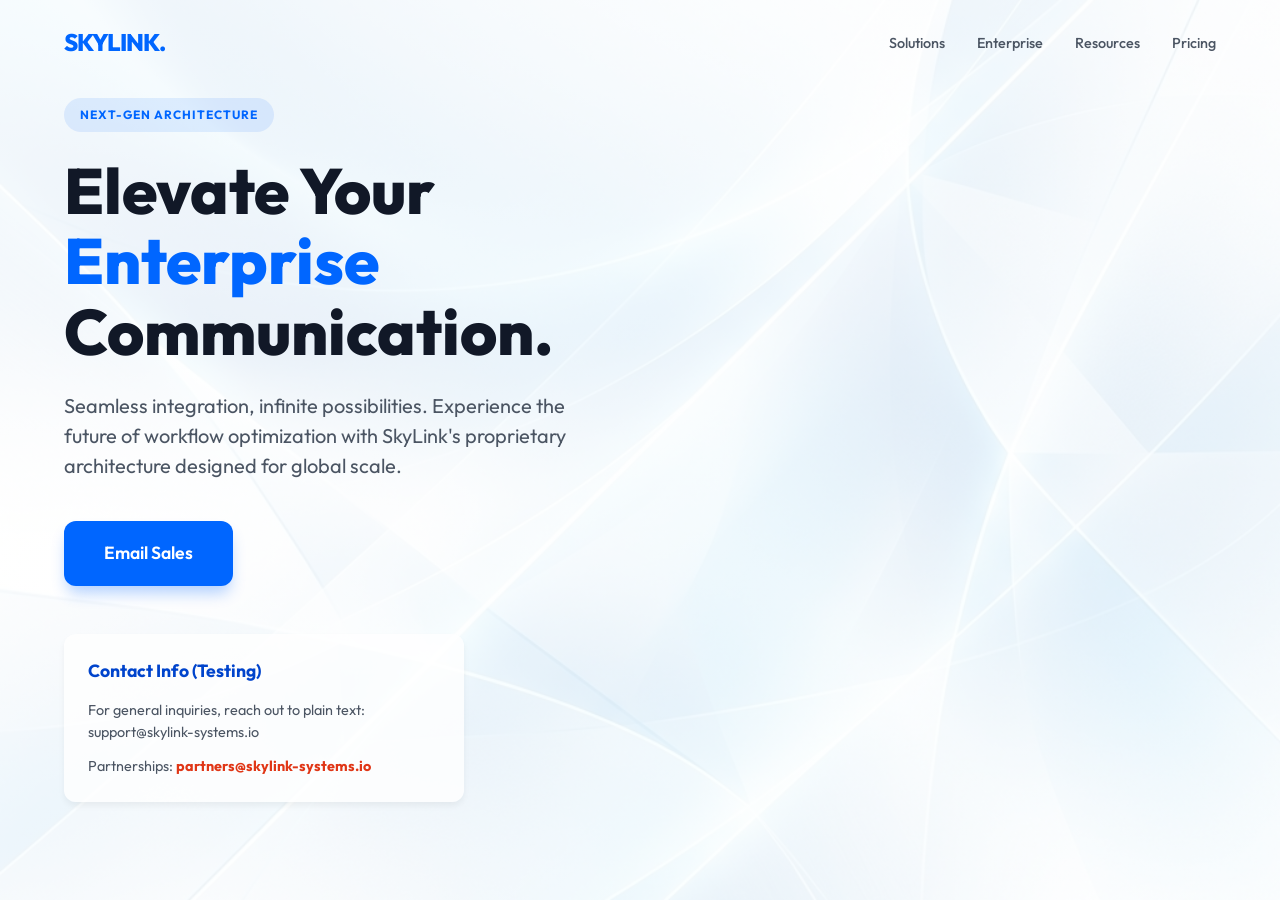
<file: testpage2.html>
<!DOCTYPE html>
<html lang="en">
<head>
    <meta charset="UTF-8">
    <meta name="viewport" content="width=device-width, initial-scale=1.0">
    <title>SkyLink Systems | Enterprise Solutions</title>
    <style>
        :root {
            --primary-blue: #0066ff;
            --dark-blue: #0044cc;
            --text-dark: #111827;
            --text-gray: #4b5563;
            --white: #ffffff;
        }

        * {
            margin: 0;
            padding: 0;
            box-sizing: border-box;
        }

        body {
            font-family: 'Outfit', 'Inter', -apple-system, sans-serif;
            background-color: var(--white);
            color: var(--text-dark);
            line-height: 1.5;
        }

        /* Navigation placeholder */
        nav {
            display: flex;
            justify-content: space-between;
            align-items: center;
            padding: 1.5rem 5%;
            position: absolute;
            width: 100%;
            z-index: 10;
        }

        .logo {
            font-size: 1.5rem;
            font-weight: 800;
            color: var(--primary-blue);
            letter-spacing: -1px;
        }

        .nav-links {
            display: flex;
            gap: 2rem;
            list-style: none;
        }

        .nav-links li a {
            text-decoration: none;
            color: var(--text-gray);
            font-weight: 500;
            font-size: 0.9rem;
            transition: color 0.2s;
        }

        .nav-links li a:hover {
            color: var(--primary-blue);
        }

        /* Hero Section */
        .hero {
            position: relative;
            height: 100vh;
            display: flex;
            align-items: center;
            padding: 0 5%;
            overflow: hidden;
            background: linear-gradient(135deg, rgba(255,255,255,0.9) 0%, rgba(255,255,255,0.7) 100%), 
                        url('assets/hero-bg.png');
            background-size: cover;
            background-position: center;
        }

        .hero-content {
            max-width: 650px;
            z-index: 2;
        }

        .badge {
            display: inline-block;
            background: rgba(0, 102, 255, 0.1);
            color: var(--primary-blue);
            padding: 0.5rem 1rem;
            border-radius: 2rem;
            font-size: 0.75rem;
            font-weight: 700;
            text-transform: uppercase;
            margin-bottom: 1.5rem;
            letter-spacing: 1px;
        }

        h1 {
            font-size: 4rem;
            line-height: 1.1;
            font-weight: 800;
            margin-bottom: 1.5rem;
            color: var(--text-dark);
        }

        h1 span {
            color: var(--primary-blue);
        }

        .hero-text {
            font-size: 1.25rem;
            color: var(--text-gray);
            margin-bottom: 2.5rem;
            max-width: 550px;
        }

        .cta-button {
            display: inline-block;
            background-color: var(--primary-blue);
            color: var(--white);
            padding: 1.2rem 2.5rem;
            border-radius: 0.75rem;
            text-decoration: none;
            font-weight: 600;
            font-size: 1.1rem;
            transition: all 0.3s cubic-bezier(0.4, 0, 0.2, 1);
            box-shadow: 0 10px 15px -3px rgba(0, 102, 255, 0.3);
        }

        .cta-button:hover {
            background-color: var(--dark-blue);
            transform: translateY(-3px);
            box-shadow: 0 20px 25px -5px rgba(0, 102, 255, 0.4);
        }

        /* Decorative Elements */
        .hero-shapes {
            position: absolute;
            top: 0;
            right: 0;
            width: 50%;
            height: 100%;
            pointer-events: none;
        }

        @media (max-width: 768px) {
            h1 { font-size: 3rem; }
            .hero { text-align: center; justify-content: center; }
            .hero-text { margin-left: auto; margin-right: auto; }
            .nav-links { display: none; }
        }
    </style>
    <link href="https://fonts.googleapis.com/css2?family=Outfit:wght@400;500;600;700;800&display=swap" rel="stylesheet">
</head>
<body>

    <nav>
        <div class="logo">SKYLINK.</div>
        <ul class="nav-links">
            <li><a href="#">Solutions</a></li>
            <li><a href="#">Enterprise</a></li>
            <li><a href="#">Resources</a></li>
            <li><a href="#">Pricing</a></li>
        </ul>
    </nav>

    <section class="hero">
        <div class="hero-content">
            <span class="badge">Next-Gen Architecture</span>
            <h1>Elevate Your <span>Enterprise</span> Communication.</h1>
            <p class="hero-text">
                Seamless integration, infinite possibilities. Experience the future of workflow optimization with SkyLink's proprietary architecture designed for global scale.
            </p>
            
            <a href="mailto:sales@skylink-systems.io?subject=Enterprise%20Inquiry%20-%20SkyLink%20Solutions&body=Hello%20SkyLink%20Sales%20Team%2C%0A%0AWe%20are%20interested%20in%20learning%20more%20about%20your%20enterprise%20communication%20solutions.%20Please%20provide%20us%20with%20more%20information%20regarding%20your%20current%20offerings.%0A%0ABest%20regards%2C%0A[Your%20Name]" class="cta-button">
                Email Sales
            </a>

            <div style="margin-top: 3rem; background: rgba(255,255,255,0.8); padding: 1.5rem; border-radius: 12px; font-size: 0.9rem; max-width: 400px; box-shadow: 0 4px 6px rgba(0,0,0,0.05);">
                <h3 style="margin-bottom: 1rem; color: var(--dark-blue); font-size: 1.1rem;">Contact Info (Testing)</h3>
                <p style="margin-bottom: 0.8rem; color: var(--text-gray);">For general inquiries, reach out to plain text: support@skylink-systems.io</p>
                <p style="color: var(--text-gray);">Partnerships: <strong style="color: #e03616;">partners@skylink-systems.io</strong></p>
            </div>
        </div>
    </section>

</body>
</html>
</file>
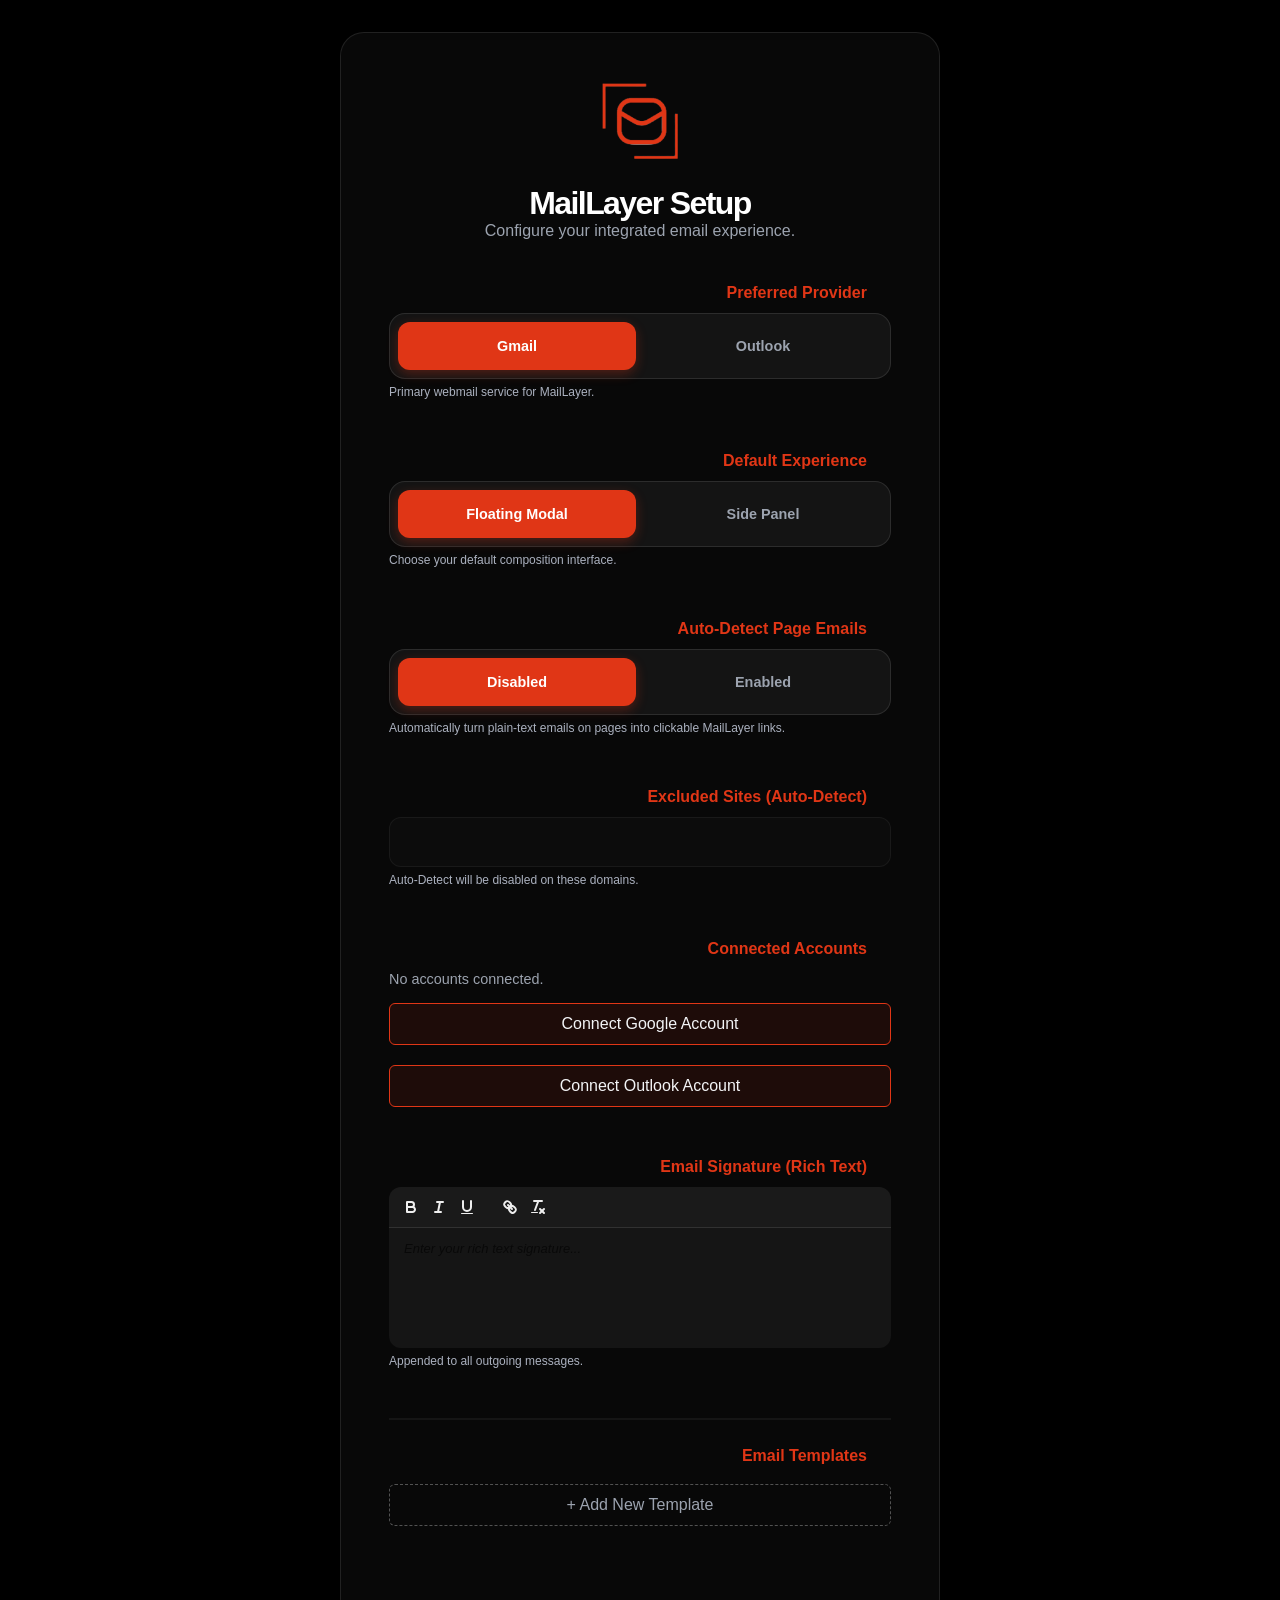
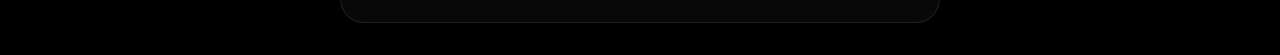
<file: extension/options.html>
<!DOCTYPE html>
<html>
<head>
    <meta charset="UTF-8">
    <title>MailLayer — Tailor Your Experience</title>
    <link rel="stylesheet" href="bulma.min.css">
    <style>
        :root {
            --blackberry: #58355e;
            --burnt-tangerine: #e03616;
            --banana-cream: #fff689;
            --tea-green: #cfffb0;
            --blue-bell: #5998c5;
            --black: #000000;
            --dark-grey: #111111;
            --white: #ffffff;
        }

        body {
            background-color: var(--black);
            color: var(--white);
            font-family: 'Inter', -apple-system, sans-serif;
            min-height: 100vh;
            display: flex;
            align-items: center;
            justify-content: center;
            padding: 2rem;
        }

        .options-card {
            background: rgba(255, 255, 255, 0.03);
            backdrop-filter: blur(20px);
            border: 1px solid rgba(255, 255, 255, 0.1);
            border-radius: 24px;
            padding: 3rem;
            max-width: 600px;
            width: 100%;
            box-shadow: 0 25px 50px -12px rgba(0, 0, 0, 0.5);
        }

        .logo-mark {
            display: flex;
            justify-content: center;
            margin-bottom: 1.5rem;
        }

        .logo-img {
            width: 80px;
            height: 80px;
            object-fit: contain;
        }


        .title { color: var(--white) !important; font-weight: 800; letter-spacing: -0.05em; text-align: center; }
        .subtitle { color: #9ca3af !important; text-align: center; margin-bottom: 2.5rem !important; }

        .field-label {
            font-weight: 700;
            color: var(--blue-bell);
            margin-bottom: 0.5rem;
            display: block;
        }

        .select, select {
            width: 100% !important;
            background: rgba(255, 255, 255, 0.05) !important;
            border: 1px solid rgba(255, 255, 255, 0.1) !important;
            color: var(--white) !important;
            border-radius: 12px !important;
            height: 3.5rem !important;
        }

        .select:not(.is-multiple):not(.is-loading)::after {
            border-color: var(--blue-bell) !important;
        }

        select option {
            background: var(--dark-grey);
            color: var(--white);
        }

        .button.is-primary {
            background-color: var(--burnt-tangerine);
            border: none;
            font-weight: 700;
            height: 3.5rem;
            border-radius: 12px;
            width: 100%;
            margin-top: 1rem;
            transition: all 0.3s ease;
        }

        .button.is-primary:hover {
            transform: translateY(-2px);
            box-shadow: 0 10px 20px rgba(224, 54, 22, 0.3);
        }

        .status {
            text-align: center;
            margin-top: 1.5rem;
            font-weight: 600;
            color: var(--tea-green);
            opacity: 0;
            transition: opacity 0.3s;
        }

        .status.visible { opacity: 1; }

        .brand-hint {
            font-size: 0.8rem;
            color: #4b5563;
            text-align: center;
            margin-top: 2rem;
        }
        .ql-toolbar.ql-snow {
            border: none !important;
            border-bottom: 1px solid rgba(255, 255, 255, 0.1) !important;
            background: #1a1a1a !important;
            border-radius: 12px 12px 0 0 !important;
        }
        .ql-container.ql-snow {
            border: none !important;
            background: rgba(255, 255, 255, 0.05) !important;
            border-radius: 0 0 12px 12px !important;
        }
        .ql-editor {
            color: white !important;
            min-height: 120px;
        }
        .ql-snow .ql-stroke { stroke: #eee !important; }
        .ql-snow .ql-fill { fill: #eee !important; }
        .ql-snow .ql-picker { color: #eee !important; }
    </style>
    <link rel="stylesheet" href="vendor/quill/quill.snow.css">
</head>
<body>
    <div class="options-card">
        <div class="logo-mark">
            <img src="Icons/icon128.png" class="logo-img" alt="MailLayer Logo">
        </div>

        <h1 class="title is-3">MailLayer Setup</h1>
        <p class="subtitle is-6">Configure your integrated email experience.</p>

        <style>
            .button-group {
                display: flex;
                gap: 0.5rem;
                background: rgba(255, 255, 255, 0.05);
                padding: 0.5rem;
                border-radius: 16px;
                border: 1px solid rgba(255, 255, 255, 0.1);
            }
            .button-group .btn-option {
                flex: 1;
                background: transparent;
                border: none;
                color: #9ca3af;
                padding: 1rem;
                border-radius: 12px;
                cursor: pointer;
                font-weight: 600;
                transition: all 0.2s;
                text-align: center;
                font-size: 0.9rem;
            }
            .button-group .btn-option.is-active {
                background: var(--burnt-tangerine);
                color: var(--white);
                box-shadow: 0 4px 12px rgba(224, 54, 22, 0.3);
            }
            .button-group .btn-option:hover:not(.is-active) {
                background: rgba(255, 255, 255, 0.08);
                color: var(--white);
            }
        </style>

        <div class="field mb-6">
            <label class="field-label" style="color: var(--burnt-tangerine)">Preferred Provider</label>
            <div class="button-group" data-id="preferredProvider">
                <button class="btn-option is-active" data-value="gmail_web">Gmail</button>
                <button class="btn-option" data-value="outlook_web">Outlook</button>
            </div>
            <p class="help has-text-grey-light">Primary webmail service for MailLayer.</p>
        </div>

        <div class="field mb-6">
            <label class="field-label" style="color: var(--burnt-tangerine)">Default Experience</label>
            <div class="button-group" data-id="preferredEditor">
                <button class="btn-option is-active" data-value="modal">Floating Modal</button>
                <button class="btn-option" data-value="sidebar">Side Panel</button>
            </div>
            <p class="help has-text-grey-light">Choose your default composition interface.</p>
        </div>

        <div class="field mb-6">
            <label class="field-label" style="color: var(--burnt-tangerine)">Auto-Detect Page Emails</label>
            <div class="button-group" data-id="magicUX">
                <button class="btn-option is-active" data-value="disabled">Disabled</button>
                <button class="btn-option" data-value="enabled">Enabled</button>
            </div>
            <p class="help has-text-grey-light">Automatically turn plain-text emails on pages into clickable MailLayer links.</p>
        </div>

        <div class="field mb-6">
            <label class="field-label" style="color: var(--burnt-tangerine)">Excluded Sites (Auto-Detect)</label>
            <div id="excluded-sites-list" style="background: rgba(255,255,255,0.02); min-height: 50px; padding: 1rem; border-radius: 12px; border: 1px solid rgba(255,255,255,0.05); display: flex; flex-wrap: wrap; gap: 8px;">
            </div>
            <p class="help has-text-grey-light">Auto-Detect will be disabled on these domains.</p>
        </div>

        <div class="field mb-6" id="account-section">
            <label class="field-label" style="color: var(--burnt-tangerine)">Connected Accounts</label>
            <div id="auth-status" class="mb-3" style="font-size: 0.9rem; color: #9ca3af;">No accounts connected.</div>
            
            <div class="buttons">
                <button id="connect-google" class="button is-dark is-fullwidth mb-2" style="border: 1px solid var(--burnt-tangerine); background: rgba(224, 54, 22, 0.1);">
                    <span class="icon"><i class="fab fa-google"></i></span>
                    <span>Connect Google Account</span>
                </button>
                
                <button id="connect-outlook" class="button is-dark is-fullwidth" style="border: 1px solid var(--burnt-tangerine); background: rgba(224, 54, 22, 0.1);">
                    <span class="icon"><i class="fab fa-microsoft"></i></span>
                    <span>Connect Outlook Account</span>
                </button>
            </div>
        </div>

        <div class="field mb-6">
            <label class="field-label" style="color: var(--burnt-tangerine)">Email Signature (Rich Text)</label>
            <div id="signature-editor" style="min-height: 120px; background: rgba(255,255,255,0.02); border-radius: 12px;"></div>
            <p class="help has-text-grey-light">Appended to all outgoing messages.</p>
        </div>

        <hr style="background-color: rgba(255,255,255,0.05);">

        <div class="field mb-6">
            <label class="field-label" style="color: var(--burnt-tangerine)">Email Templates</label>
            <div id="templates-list" class="mb-4">
                <!-- Templates will be rendered here -->
            </div>
            
            <div id="template-editor-container" style="display:none; background: rgba(255, 255, 255, 0.03); padding: 1.5rem; border-radius: 16px; border: 1px solid rgba(255, 255, 255, 0.05);">
                <input type="hidden" id="tpl-id">
                <div class="field mb-3">
                    <label class="label is-small has-text-grey">Template Name</label>
                    <input type="text" id="tpl-name" class="input is-small" style="background:transparent; color:white; border-color:rgba(255,255,255,0.2);">
                </div>
                <div class="field mb-3">
                    <label class="label is-small has-text-grey">Default Subject</label>
                    <input type="text" id="tpl-subject" class="input is-small" style="background:transparent; color:white; border-color:rgba(255,255,255,0.2);">
                </div>
                <div class="columns is-mobile">
                    <div class="column">
                        <div class="field">
                            <label class="label is-small has-text-grey">CC</label>
                            <input type="text" id="tpl-cc" class="input is-small" style="background:transparent; color:white; border-color:rgba(255,255,255,0.2);">
                        </div>
                    </div>
                    <div class="column">
                        <div class="field">
                            <label class="label is-small has-text-grey">BCC</label>
                            <input type="text" id="tpl-bcc" class="input is-small" style="background:transparent; color:white; border-color:rgba(255,255,255,0.2);">
                        </div>
                    </div>
                </div>
                <div class="field mb-4">
                    <label class="label is-small has-text-grey">Template Body</label>
                    <div id="tpl-body-editor" style="min-height: 150px; background: rgba(255,255,255,0.02); border-radius: 12px;"></div>
                </div>
                <div class="buttons is-right">
                    <button id="cancel-template" class="button is-small is-dark">Cancel</button>
                    <button id="save-template" class="button is-small is-primary">Save Template</button>
                </div>
            </div>

            <button id="add-template-btn" class="button is-fullwidth is-dark" style="border: 1px dashed rgba(255,255,255,0.3); background: transparent; color: #9ca3af;">
                + Add New Template
            </button>
        </div>


        <style>
            .status {
                position: fixed;
                bottom: 2rem;
                left: 50%;
                transform: translateX(-50%) translateY(20px);
                background: var(--burnt-tangerine);
                color: white;
                padding: 1rem 2rem;
                border-radius: 50px;
                font-weight: 700;
                box-shadow: 0 10px 25px rgba(224, 54, 22, 0.4);
                opacity: 0;
                visibility: hidden;
                transition: all 0.3s cubic-bezier(0.175, 0.885, 0.32, 1.275);
                z-index: 100;
            }
            .status.visible {
                opacity: 1;
                visibility: visible;
                transform: translateX(-50%) translateY(0);
            }
        </style>

        <div id="status" class="status">Settings saved successfully!</div>

        <div class="brand-hint">
        </div>

    </div>

    <script src="vendor/quill/quill.min.js"></script>
    <script src="options.js"></script>
</body>
</html>
</file>
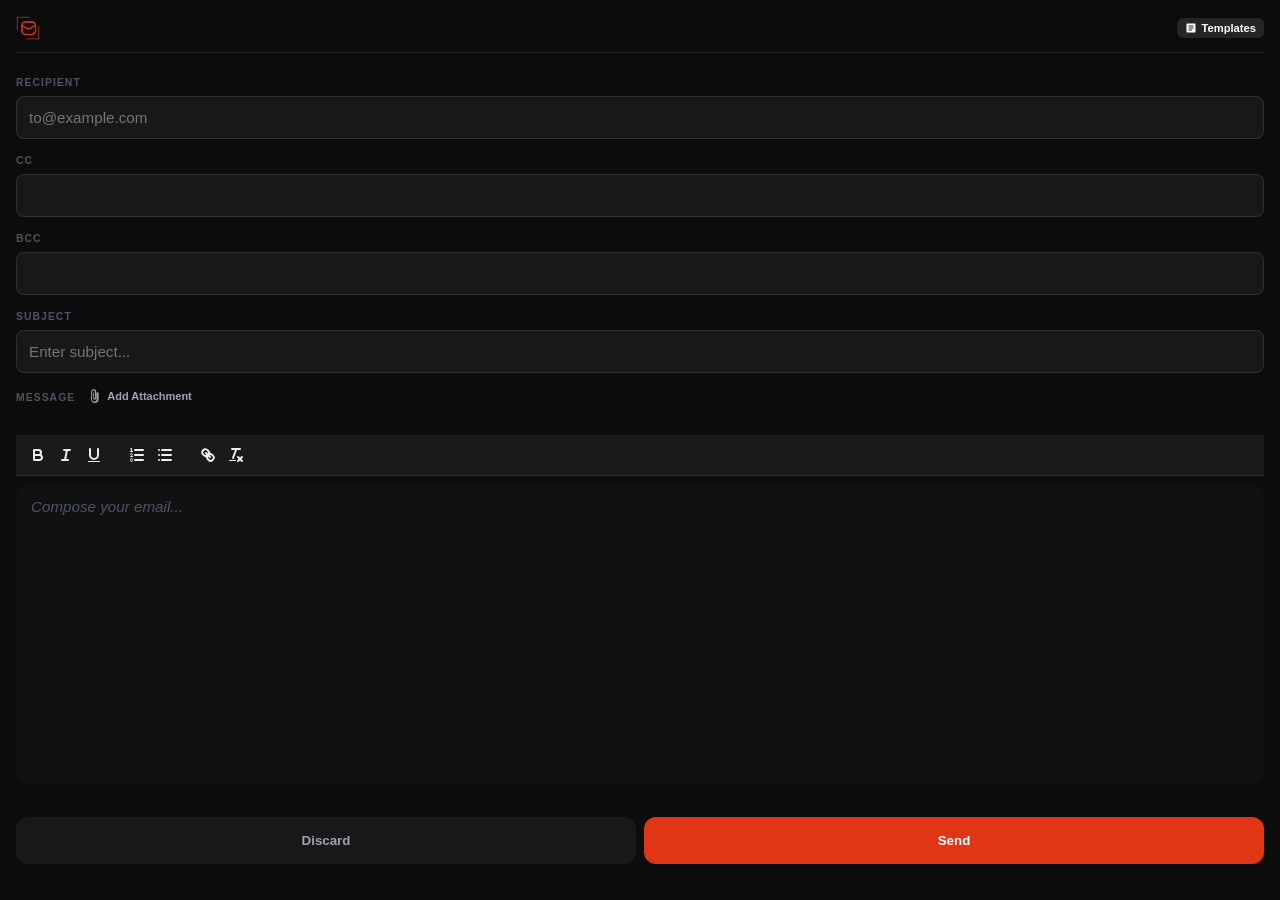
<file: extension/sidebar.html>
<!DOCTYPE html>
<html>
<head>
    <meta charset="UTF-8">
    <title>MailLayer — Compose</title>
    <link rel="stylesheet" href="vendor/quill/quill.snow.css">
    <style>
        :root {
            --burnt-tangerine: #e03616;
            --black: #0c0c0c;
            --dark-grey: #1a1a1a;
            --white: #ffffff;
        }

        body {
            background-color: var(--black);
            color: var(--white);
            font-family: 'Inter', -apple-system, sans-serif;
            height: 100vh;
            margin: 0;
            display: flex;
            flex-direction: column;
            padding: 1rem;
            box-sizing: border-box;
            overflow: hidden;
        }

        .header {
            display: flex;
            align-items: center;
            gap: 0.75rem;
            margin-bottom: 1.5rem;
            border-bottom: 1px solid rgba(255, 255, 255, 0.1);
            padding-bottom: 0.75rem;
        }

        .header h1 {
            font-size: 1.1rem;
            font-weight: 800;
            margin: 0;
            color: var(--burnt-tangerine);
            letter-spacing: -0.03em;
            text-transform: uppercase;
        }

        .field {
            margin-bottom: 1rem;
            display: flex;
            flex-direction: column;
            gap: 0.5rem;
        }

        .field label {
            font-size: 0.65rem;
            font-weight: 800;
            color: #4b5563;
            text-transform: uppercase;
            letter-spacing: 0.1em;
        }

        .field input {
            background: rgba(255, 255, 255, 0.05);
            border: 1px solid rgba(255, 255, 255, 0.1);
            border-radius: 8px;
            color: white;
            padding: 0.75rem;
            font-size: 0.95rem;
            outline: none;
            transition: border-color 0.2s;
        }

        .field input:focus {
            border-color: var(--burnt-tangerine);
        }

        /* Quill Sidebar Styles */
        #editor-container {
            flex: 1;
            min-height: 0;
            background: #111;
            border: 1px solid rgba(255, 255, 255, 0.1);
            border-radius: 12px;
            display: flex;
            flex-direction: column;
        }

        .ql-toolbar.ql-snow {
            border: none !important;
            border-bottom: 1px solid rgba(255, 255, 255, 0.1) !important;
            background: #1a1a1a !important;
        }

        .ql-container.ql-snow {
            border: none !important;
            flex: 1;
            min-height: 0;
            display: flex;
            flex-direction: column;
        }

        .ql-editor {
            color: #eee !important;
            flex: 1;
            overflow-y: auto;
            font-size: 0.95rem;
        }

        .ql-editor.ql-blank::before {
            color: #4b5563 !important;
        }

        .ql-snow .ql-stroke { stroke: #eee !important; }
        .ql-snow .ql-fill { fill: #eee !important; }
        .ql-snow .ql-picker { color: #eee !important; }
        
        /* Active state icons */
        .ql-snow.ql-toolbar button:hover .ql-stroke,
        .ql-snow.ql-toolbar button.ql-active .ql-stroke {
            stroke: var(--burnt-tangerine) !important;
        }
        .ql-snow.ql-toolbar button:hover .ql-fill,
        .ql-snow.ql-toolbar button.ql-active .ql-fill {
            fill: var(--burnt-tangerine) !important;
        }

        .actions {
            margin-top: 1rem;
            display: flex;
            gap: 0.5rem;
        }

        .send-btn {
            flex: 1;
            background: var(--burnt-tangerine);
            color: white;
            border: none;
            padding: 1rem;
            border-radius: 12px;
            font-weight: 700;
            cursor: pointer;
            transition: all 0.2s;
        }

        .send-btn:hover {
            background: #ff4d2e;
            transform: translateY(-1px);
        }

        .send-btn:disabled {
            background: #333;
            cursor: not-allowed;
            transform: none;
        }

        .discard-btn {
            background: rgba(255, 255, 255, 0.05);
            color: #9ca3af;
            border: none;
            padding: 1rem;
            border-radius: 12px;
            font-weight: 700;
            cursor: pointer;
            transition: all 0.2s;
        }

        .discard-btn:hover {
            background: rgba(255, 255, 255, 0.1);
            color: white;
        }

        .status-msg {
            font-size: 0.8rem;
            margin-top: 0.75rem;
            text-align: center;
            color: #9ca3af;
        }

        .ml-signature-block {
            border-top: 1px solid rgba(255, 255, 255, 0.1) !important;
            padding-top: 15px !important;
            margin-top: 25px !important;
            color: #9ca3af !important;
            font-size: 0.9em !important;
        }

        /* Template Gallery Styles */
        .maillayer-template-gallery {
            position: absolute;
            top: 50px;
            left: 0;
            right: 0;
            bottom: 80px;
            background: var(--black);
            z-index: 100;
            padding: 1rem;
            overflow-y: auto;
            display: none;
        }
        .maillayer-template-gallery.active {
            display: flex;
            flex-direction: column;
            gap: 12px;
        }
        .maillayer-template-card {
            background: rgba(255, 255, 255, 0.05);
            border: 1px solid rgba(255, 255, 255, 0.1);
            border-radius: 12px;
            padding: 12px;
            cursor: pointer;
            transition: all 0.2s;
        }
        .maillayer-template-card:hover {
            border-color: var(--burnt-tangerine);
            background: rgba(224, 54, 22, 0.05);
        }
        .maillayer-template-card h4 {
            margin: 0;
            font-size: 0.95rem;
            color: white;
        }
        .maillayer-template-card p {
            margin: 4px 0 0 0;
            font-size: 0.75rem;
            color: #9ca3af;
            white-space: nowrap;
            overflow: hidden;
            text-overflow: ellipsis;
        }
        .templates-btn {
            background: rgba(255, 255, 255, 0.1);
            border: none;
            color: white;
            padding: 4px 8px;
            border-radius: 6px;
            font-size: 0.7rem;
            font-weight: 700;
            cursor: pointer;
            margin-left: auto;
            display: flex;
            align-items: center;
            gap: 4px;
        }
        .templates-btn.active {
            background: white;
            color: var(--burnt-tangerine);
        }
    </style>
</head>
<body>
    <div class="header">
        <img src="Icons/icon32.png" width="24" height="24" alt="Logo">
        <div style="margin-left: auto; display: flex; gap: 8px;">
            <button class="templates-btn" id="ml-gallery-trigger" style="margin-left:0;">
                <svg width="12" height="12" viewBox="0 0 24 24" fill="currentColor"><path d="M19 3H5c-1.1 0-2 .9-2 2v14c0 1.1.9 2 2 2h14c1.1 0 2-.9 2-2V5c0-1.1-.9-2-2-2zm-5 14H7v-2h7v2zm3-4H7v-2h10v2zm0-4H7V7h10v2z"/></svg>
                Templates
            </button>
        </div>
    </div>

    <div class="maillayer-template-gallery" id="ml-template-gallery"></div>


    <div class="field">
        <label>Recipient</label>
        <input type="text" id="ml-to" placeholder="to@example.com">
    </div>

    <div class="field">
        <label>CC</label>
        <input type="text" id="ml-cc">
    </div>

    <div class="field">
        <label>BCC</label>
        <input type="text" id="ml-bcc">
    </div>

    <div class="field">
        <label>Subject</label>
        <input type="text" id="ml-subject" placeholder="Enter subject...">
    </div>

    <div class="field" style="flex: 1; display: flex; flex-direction: column; min-height: 0;">
        <div style="display:flex; justify-content:flex-start; align-items:flex-end; gap: 12px; margin-bottom: 0.5rem;">
            <label style="margin:0;">Message</label>
            <button class="discard-btn" id="ml-attach-btn" title="Add Attachment" style="display:flex; align-items:center; gap:6px; background:transparent; padding:0; font-size:11px; color:#9ca3af; height:auto;">
                <svg width="14" height="14" viewBox="0 0 24 24" fill="currentColor">
                    <path d="M16.5 6v11.5c0 2.21-1.79 4-4 4s-4-1.79-4-4V5c0-1.38 1.12-2.5 2.5-2.5s2.5 1.12 2.5 2.5v10.5c0 .55-.45 1-1 1s-1-.45-1-1V6H10v9.5c0 1.66 1.34 3 3 3s3-1.34 3-3V5c0-2.48-2.02-4.5-4.5-4.5S7 2.52 7 5v12.5c0 3.59 2.91 6.5 6.5 6.5s6.5-2.91 6.5-6.5V6h-1.5z"/>
                </svg>
                Add Attachment
            </button>
            <input type="file" id="ml-file-input" multiple style="display:none;">
        </div>
        <div id="ml-attachments-list" style="margin-bottom: 0.5rem; display: flex; flex-wrap: wrap; gap: 8px;"></div>
        <div id="editor-container"></div>
    </div>

    <div class="actions" style="flex-direction: column; align-items: center;">
        <div style="display:flex; width: 100%; gap: 0.5rem; margin-bottom: 0.5rem;">
            <button class="discard-btn" id="discard-btn" style="flex:1;">Discard</button>
            <button class="send-btn" id="send-btn" style="flex:1;">Send</button>
        </div>
        <button class="discard-btn" id="ml-exclude-site-btn" title="Disable Auto-Detect" style="display:none; align-items:center; justify-content:center; gap:6px; background:transparent; padding:0; font-size:11px; color:#6b7280; height:auto;">
            <svg width="12" height="12" viewBox="0 0 24 24" fill="currentColor"><path d="M12 2C6.48 2 2 6.48 2 12s4.48 10 10 10 10-4.48 10-10S17.52 2 12 2zm5 11H7v-2h10v2z"/></svg>
            <span id="ml-exclude-text">Exclude Site</span>
        </button>
    </div>

    <div id="status" class="status-msg"></div>

    <script src="vendor/quill/quill.min.js"></script>
    <script src="sidebar.js"></script>
</body>
</html>
</file>
<file: extension/vendor/quill/quill.snow.css>
/*!
 * Quill Editor v1.3.6
 * https://quilljs.com/
 * Copyright (c) 2014, Jason Chen
 * Copyright (c) 2013, salesforce.com
 */
.ql-container {
  box-sizing: border-box;
  font-family: Helvetica, Arial, sans-serif;
  font-size: 13px;
  height: 100%;
  margin: 0px;
  position: relative;
}
.ql-container.ql-disabled .ql-tooltip {
  visibility: hidden;
}
.ql-container.ql-disabled .ql-editor ul[data-checked] > li::before {
  pointer-events: none;
}
.ql-clipboard {
  left: -100000px;
  height: 1px;
  overflow-y: hidden;
  position: absolute;
  top: 50%;
}
.ql-clipboard p {
  margin: 0;
  padding: 0;
}
.ql-editor {
  box-sizing: border-box;
  line-height: 1.42;
  height: 100%;
  outline: none;
  overflow-y: auto;
  padding: 12px 15px;
  tab-size: 4;
  -moz-tab-size: 4;
  text-align: left;
  white-space: pre-wrap;
  word-wrap: break-word;
}
.ql-editor > * {
  cursor: text;
}
.ql-editor p,
.ql-editor ol,
.ql-editor ul,
.ql-editor pre,
.ql-editor blockquote,
.ql-editor h1,
.ql-editor h2,
.ql-editor h3,
.ql-editor h4,
.ql-editor h5,
.ql-editor h6 {
  margin: 0;
  padding: 0;
  counter-reset: list-1 list-2 list-3 list-4 list-5 list-6 list-7 list-8 list-9;
}
.ql-editor ol,
.ql-editor ul {
  padding-left: 1.5em;
}
.ql-editor ol > li,
.ql-editor ul > li {
  list-style-type: none;
}
.ql-editor ul > li::before {
  content: '\2022';
}
.ql-editor ul[data-checked=true],
.ql-editor ul[data-checked=false] {
  pointer-events: none;
}
.ql-editor ul[data-checked=true] > li *,
.ql-editor ul[data-checked=false] > li * {
  pointer-events: all;
}
.ql-editor ul[data-checked=true] > li::before,
.ql-editor ul[data-checked=false] > li::before {
  color: #777;
  cursor: pointer;
  pointer-events: all;
}
.ql-editor ul[data-checked=true] > li::before {
  content: '\2611';
}
.ql-editor ul[data-checked=false] > li::before {
  content: '\2610';
}
.ql-editor li::before {
  display: inline-block;
  white-space: nowrap;
  width: 1.2em;
}
.ql-editor li:not(.ql-direction-rtl)::before {
  margin-left: -1.5em;
  margin-right: 0.3em;
  text-align: right;
}
.ql-editor li.ql-direction-rtl::before {
  margin-left: 0.3em;
  margin-right: -1.5em;
}
.ql-editor ol li:not(.ql-direction-rtl),
.ql-editor ul li:not(.ql-direction-rtl) {
  padding-left: 1.5em;
}
.ql-editor ol li.ql-direction-rtl,
.ql-editor ul li.ql-direction-rtl {
  padding-right: 1.5em;
}
.ql-editor ol li {
  counter-reset: list-1 list-2 list-3 list-4 list-5 list-6 list-7 list-8 list-9;
  counter-increment: list-0;
}
.ql-editor ol li:before {
  content: counter(list-0, decimal) '. ';
}
.ql-editor ol li.ql-indent-1 {
  counter-increment: list-1;
}
.ql-editor ol li.ql-indent-1:before {
  content: counter(list-1, lower-alpha) '. ';
}
.ql-editor ol li.ql-indent-1 {
  counter-reset: list-2 list-3 list-4 list-5 list-6 list-7 list-8 list-9;
}
.ql-editor ol li.ql-indent-2 {
  counter-increment: list-2;
}
.ql-editor ol li.ql-indent-2:before {
  content: counter(list-2, lower-roman) '. ';
}
.ql-editor ol li.ql-indent-2 {
  counter-reset: list-3 list-4 list-5 list-6 list-7 list-8 list-9;
}
.ql-editor ol li.ql-indent-3 {
  counter-increment: list-3;
}
.ql-editor ol li.ql-indent-3:before {
  content: counter(list-3, decimal) '. ';
}
.ql-editor ol li.ql-indent-3 {
  counter-reset: list-4 list-5 list-6 list-7 list-8 list-9;
}
.ql-editor ol li.ql-indent-4 {
  counter-increment: list-4;
}
.ql-editor ol li.ql-indent-4:before {
  content: counter(list-4, lower-alpha) '. ';
}
.ql-editor ol li.ql-indent-4 {
  counter-reset: list-5 list-6 list-7 list-8 list-9;
}
.ql-editor ol li.ql-indent-5 {
  counter-increment: list-5;
}
.ql-editor ol li.ql-indent-5:before {
  content: counter(list-5, lower-roman) '. ';
}
.ql-editor ol li.ql-indent-5 {
  counter-reset: list-6 list-7 list-8 list-9;
}
.ql-editor ol li.ql-indent-6 {
  counter-increment: list-6;
}
.ql-editor ol li.ql-indent-6:before {
  content: counter(list-6, decimal) '. ';
}
.ql-editor ol li.ql-indent-6 {
  counter-reset: list-7 list-8 list-9;
}
.ql-editor ol li.ql-indent-7 {
  counter-increment: list-7;
}
.ql-editor ol li.ql-indent-7:before {
  content: counter(list-7, lower-alpha) '. ';
}
.ql-editor ol li.ql-indent-7 {
  counter-reset: list-8 list-9;
}
.ql-editor ol li.ql-indent-8 {
  counter-increment: list-8;
}
.ql-editor ol li.ql-indent-8:before {
  content: counter(list-8, lower-roman) '. ';
}
.ql-editor ol li.ql-indent-8 {
  counter-reset: list-9;
}
.ql-editor ol li.ql-indent-9 {
  counter-increment: list-9;
}
.ql-editor ol li.ql-indent-9:before {
  content: counter(list-9, decimal) '. ';
}
.ql-editor .ql-indent-1:not(.ql-direction-rtl) {
  padding-left: 3em;
}
.ql-editor li.ql-indent-1:not(.ql-direction-rtl) {
  padding-left: 4.5em;
}
.ql-editor .ql-indent-1.ql-direction-rtl.ql-align-right {
  padding-right: 3em;
}
.ql-editor li.ql-indent-1.ql-direction-rtl.ql-align-right {
  padding-right: 4.5em;
}
.ql-editor .ql-indent-2:not(.ql-direction-rtl) {
  padding-left: 6em;
}
.ql-editor li.ql-indent-2:not(.ql-direction-rtl) {
  padding-left: 7.5em;
}
.ql-editor .ql-indent-2.ql-direction-rtl.ql-align-right {
  padding-right: 6em;
}
.ql-editor li.ql-indent-2.ql-direction-rtl.ql-align-right {
  padding-right: 7.5em;
}
.ql-editor .ql-indent-3:not(.ql-direction-rtl) {
  padding-left: 9em;
}
.ql-editor li.ql-indent-3:not(.ql-direction-rtl) {
  padding-left: 10.5em;
}
.ql-editor .ql-indent-3.ql-direction-rtl.ql-align-right {
  padding-right: 9em;
}
.ql-editor li.ql-indent-3.ql-direction-rtl.ql-align-right {
  padding-right: 10.5em;
}
.ql-editor .ql-indent-4:not(.ql-direction-rtl) {
  padding-left: 12em;
}
.ql-editor li.ql-indent-4:not(.ql-direction-rtl) {
  padding-left: 13.5em;
}
.ql-editor .ql-indent-4.ql-direction-rtl.ql-align-right {
  padding-right: 12em;
}
.ql-editor li.ql-indent-4.ql-direction-rtl.ql-align-right {
  padding-right: 13.5em;
}
.ql-editor .ql-indent-5:not(.ql-direction-rtl) {
  padding-left: 15em;
}
.ql-editor li.ql-indent-5:not(.ql-direction-rtl) {
  padding-left: 16.5em;
}
.ql-editor .ql-indent-5.ql-direction-rtl.ql-align-right {
  padding-right: 15em;
}
.ql-editor li.ql-indent-5.ql-direction-rtl.ql-align-right {
  padding-right: 16.5em;
}
.ql-editor .ql-indent-6:not(.ql-direction-rtl) {
  padding-left: 18em;
}
.ql-editor li.ql-indent-6:not(.ql-direction-rtl) {
  padding-left: 19.5em;
}
.ql-editor .ql-indent-6.ql-direction-rtl.ql-align-right {
  padding-right: 18em;
}
.ql-editor li.ql-indent-6.ql-direction-rtl.ql-align-right {
  padding-right: 19.5em;
}
.ql-editor .ql-indent-7:not(.ql-direction-rtl) {
  padding-left: 21em;
}
.ql-editor li.ql-indent-7:not(.ql-direction-rtl) {
  padding-left: 22.5em;
}
.ql-editor .ql-indent-7.ql-direction-rtl.ql-align-right {
  padding-right: 21em;
}
.ql-editor li.ql-indent-7.ql-direction-rtl.ql-align-right {
  padding-right: 22.5em;
}
.ql-editor .ql-indent-8:not(.ql-direction-rtl) {
  padding-left: 24em;
}
.ql-editor li.ql-indent-8:not(.ql-direction-rtl) {
  padding-left: 25.5em;
}
.ql-editor .ql-indent-8.ql-direction-rtl.ql-align-right {
  padding-right: 24em;
}
.ql-editor li.ql-indent-8.ql-direction-rtl.ql-align-right {
  padding-right: 25.5em;
}
.ql-editor .ql-indent-9:not(.ql-direction-rtl) {
  padding-left: 27em;
}
.ql-editor li.ql-indent-9:not(.ql-direction-rtl) {
  padding-left: 28.5em;
}
.ql-editor .ql-indent-9.ql-direction-rtl.ql-align-right {
  padding-right: 27em;
}
.ql-editor li.ql-indent-9.ql-direction-rtl.ql-align-right {
  padding-right: 28.5em;
}
.ql-editor .ql-video {
  display: block;
  max-width: 100%;
}
.ql-editor .ql-video.ql-align-center {
  margin: 0 auto;
}
.ql-editor .ql-video.ql-align-right {
  margin: 0 0 0 auto;
}
.ql-editor .ql-bg-black {
  background-color: #000;
}
.ql-editor .ql-bg-red {
  background-color: #e60000;
}
.ql-editor .ql-bg-orange {
  background-color: #f90;
}
.ql-editor .ql-bg-yellow {
  background-color: #ff0;
}
.ql-editor .ql-bg-green {
  background-color: #008a00;
}
.ql-editor .ql-bg-blue {
  background-color: #06c;
}
.ql-editor .ql-bg-purple {
  background-color: #93f;
}
.ql-editor .ql-color-white {
  color: #fff;
}
.ql-editor .ql-color-red {
  color: #e60000;
}
.ql-editor .ql-color-orange {
  color: #f90;
}
.ql-editor .ql-color-yellow {
  color: #ff0;
}
.ql-editor .ql-color-green {
  color: #008a00;
}
.ql-editor .ql-color-blue {
  color: #06c;
}
.ql-editor .ql-color-purple {
  color: #93f;
}
.ql-editor .ql-font-serif {
  font-family: Georgia, Times New Roman, serif;
}
.ql-editor .ql-font-monospace {
  font-family: Monaco, Courier New, monospace;
}
.ql-editor .ql-size-small {
  font-size: 0.75em;
}
.ql-editor .ql-size-large {
  font-size: 1.5em;
}
.ql-editor .ql-size-huge {
  font-size: 2.5em;
}
.ql-editor .ql-direction-rtl {
  direction: rtl;
  text-align: inherit;
}
.ql-editor .ql-align-center {
  text-align: center;
}
.ql-editor .ql-align-justify {
  text-align: justify;
}
.ql-editor .ql-align-right {
  text-align: right;
}
.ql-editor.ql-blank::before {
  color: rgba(0,0,0,0.6);
  content: attr(data-placeholder);
  font-style: italic;
  left: 15px;
  pointer-events: none;
  position: absolute;
  right: 15px;
}
.ql-snow.ql-toolbar:after,
.ql-snow .ql-toolbar:after {
  clear: both;
  content: '';
  display: table;
}
.ql-snow.ql-toolbar button,
.ql-snow .ql-toolbar button {
  background: none;
  border: none;
  cursor: pointer;
  display: inline-block;
  float: left;
  height: 24px;
  padding: 3px 5px;
  width: 28px;
}
.ql-snow.ql-toolbar button svg,
.ql-snow .ql-toolbar button svg {
  float: left;
  height: 100%;
}
.ql-snow.ql-toolbar button:active:hover,
.ql-snow .ql-toolbar button:active:hover {
  outline: none;
}
.ql-snow.ql-toolbar input.ql-image[type=file],
.ql-snow .ql-toolbar input.ql-image[type=file] {
  display: none;
}
.ql-snow.ql-toolbar button:hover,
.ql-snow .ql-toolbar button:hover,
.ql-snow.ql-toolbar button:focus,
.ql-snow .ql-toolbar button:focus,
.ql-snow.ql-toolbar button.ql-active,
.ql-snow .ql-toolbar button.ql-active,
.ql-snow.ql-toolbar .ql-picker-label:hover,
.ql-snow .ql-toolbar .ql-picker-label:hover,
.ql-snow.ql-toolbar .ql-picker-label.ql-active,
.ql-snow .ql-toolbar .ql-picker-label.ql-active,
.ql-snow.ql-toolbar .ql-picker-item:hover,
.ql-snow .ql-toolbar .ql-picker-item:hover,
.ql-snow.ql-toolbar .ql-picker-item.ql-selected,
.ql-snow .ql-toolbar .ql-picker-item.ql-selected {
  color: #06c;
}
.ql-snow.ql-toolbar button:hover .ql-fill,
.ql-snow .ql-toolbar button:hover .ql-fill,
.ql-snow.ql-toolbar button:focus .ql-fill,
.ql-snow .ql-toolbar button:focus .ql-fill,
.ql-snow.ql-toolbar button.ql-active .ql-fill,
.ql-snow .ql-toolbar button.ql-active .ql-fill,
.ql-snow.ql-toolbar .ql-picker-label:hover .ql-fill,
.ql-snow .ql-toolbar .ql-picker-label:hover .ql-fill,
.ql-snow.ql-toolbar .ql-picker-label.ql-active .ql-fill,
.ql-snow .ql-toolbar .ql-picker-label.ql-active .ql-fill,
.ql-snow.ql-toolbar .ql-picker-item:hover .ql-fill,
.ql-snow .ql-toolbar .ql-picker-item:hover .ql-fill,
.ql-snow.ql-toolbar .ql-picker-item.ql-selected .ql-fill,
.ql-snow .ql-toolbar .ql-picker-item.ql-selected .ql-fill,
.ql-snow.ql-toolbar button:hover .ql-stroke.ql-fill,
.ql-snow .ql-toolbar button:hover .ql-stroke.ql-fill,
.ql-snow.ql-toolbar button:focus .ql-stroke.ql-fill,
.ql-snow .ql-toolbar button:focus .ql-stroke.ql-fill,
.ql-snow.ql-toolbar button.ql-active .ql-stroke.ql-fill,
.ql-snow .ql-toolbar button.ql-active .ql-stroke.ql-fill,
.ql-snow.ql-toolbar .ql-picker-label:hover .ql-stroke.ql-fill,
.ql-snow .ql-toolbar .ql-picker-label:hover .ql-stroke.ql-fill,
.ql-snow.ql-toolbar .ql-picker-label.ql-active .ql-stroke.ql-fill,
.ql-snow .ql-toolbar .ql-picker-label.ql-active .ql-stroke.ql-fill,
.ql-snow.ql-toolbar .ql-picker-item:hover .ql-stroke.ql-fill,
.ql-snow .ql-toolbar .ql-picker-item:hover .ql-stroke.ql-fill,
.ql-snow.ql-toolbar .ql-picker-item.ql-selected .ql-stroke.ql-fill,
.ql-snow .ql-toolbar .ql-picker-item.ql-selected .ql-stroke.ql-fill {
  fill: #06c;
}
.ql-snow.ql-toolbar button:hover .ql-stroke,
.ql-snow .ql-toolbar button:hover .ql-stroke,
.ql-snow.ql-toolbar button:focus .ql-stroke,
.ql-snow .ql-toolbar button:focus .ql-stroke,
.ql-snow.ql-toolbar button.ql-active .ql-stroke,
.ql-snow .ql-toolbar button.ql-active .ql-stroke,
.ql-snow.ql-toolbar .ql-picker-label:hover .ql-stroke,
.ql-snow .ql-toolbar .ql-picker-label:hover .ql-stroke,
.ql-snow.ql-toolbar .ql-picker-label.ql-active .ql-stroke,
.ql-snow .ql-toolbar .ql-picker-label.ql-active .ql-stroke,
.ql-snow.ql-toolbar .ql-picker-item:hover .ql-stroke,
.ql-snow .ql-toolbar .ql-picker-item:hover .ql-stroke,
.ql-snow.ql-toolbar .ql-picker-item.ql-selected .ql-stroke,
.ql-snow .ql-toolbar .ql-picker-item.ql-selected .ql-stroke,
.ql-snow.ql-toolbar button:hover .ql-stroke-miter,
.ql-snow .ql-toolbar button:hover .ql-stroke-miter,
.ql-snow.ql-toolbar button:focus .ql-stroke-miter,
.ql-snow .ql-toolbar button:focus .ql-stroke-miter,
.ql-snow.ql-toolbar button.ql-active .ql-stroke-miter,
.ql-snow .ql-toolbar button.ql-active .ql-stroke-miter,
.ql-snow.ql-toolbar .ql-picker-label:hover .ql-stroke-miter,
.ql-snow .ql-toolbar .ql-picker-label:hover .ql-stroke-miter,
.ql-snow.ql-toolbar .ql-picker-label.ql-active .ql-stroke-miter,
.ql-snow .ql-toolbar .ql-picker-label.ql-active .ql-stroke-miter,
.ql-snow.ql-toolbar .ql-picker-item:hover .ql-stroke-miter,
.ql-snow .ql-toolbar .ql-picker-item:hover .ql-stroke-miter,
.ql-snow.ql-toolbar .ql-picker-item.ql-selected .ql-stroke-miter,
.ql-snow .ql-toolbar .ql-picker-item.ql-selected .ql-stroke-miter {
  stroke: #06c;
}
@media (pointer: coarse) {
  .ql-snow.ql-toolbar button:hover:not(.ql-active),
  .ql-snow .ql-toolbar button:hover:not(.ql-active) {
    color: #444;
  }
  .ql-snow.ql-toolbar button:hover:not(.ql-active) .ql-fill,
  .ql-snow .ql-toolbar button:hover:not(.ql-active) .ql-fill,
  .ql-snow.ql-toolbar button:hover:not(.ql-active) .ql-stroke.ql-fill,
  .ql-snow .ql-toolbar button:hover:not(.ql-active) .ql-stroke.ql-fill {
    fill: #444;
  }
  .ql-snow.ql-toolbar button:hover:not(.ql-active) .ql-stroke,
  .ql-snow .ql-toolbar button:hover:not(.ql-active) .ql-stroke,
  .ql-snow.ql-toolbar button:hover:not(.ql-active) .ql-stroke-miter,
  .ql-snow .ql-toolbar button:hover:not(.ql-active) .ql-stroke-miter {
    stroke: #444;
  }
}
.ql-snow {
  box-sizing: border-box;
}
.ql-snow * {
  box-sizing: border-box;
}
.ql-snow .ql-hidden {
  display: none;
}
.ql-snow .ql-out-bottom,
.ql-snow .ql-out-top {
  visibility: hidden;
}
.ql-snow .ql-tooltip {
  position: absolute;
  transform: translateY(10px);
}
.ql-snow .ql-tooltip a {
  cursor: pointer;
  text-decoration: none;
}
.ql-snow .ql-tooltip.ql-flip {
  transform: translateY(-10px);
}
.ql-snow .ql-formats {
  display: inline-block;
  vertical-align: middle;
}
.ql-snow .ql-formats:after {
  clear: both;
  content: '';
  display: table;
}
.ql-snow .ql-stroke {
  fill: none;
  stroke: #444;
  stroke-linecap: round;
  stroke-linejoin: round;
  stroke-width: 2;
}
.ql-snow .ql-stroke-miter {
  fill: none;
  stroke: #444;
  stroke-miterlimit: 10;
  stroke-width: 2;
}
.ql-snow .ql-fill,
.ql-snow .ql-stroke.ql-fill {
  fill: #444;
}
.ql-snow .ql-empty {
  fill: none;
}
.ql-snow .ql-even {
  fill-rule: evenodd;
}
.ql-snow .ql-thin,
.ql-snow .ql-stroke.ql-thin {
  stroke-width: 1;
}
.ql-snow .ql-transparent {
  opacity: 0.4;
}
.ql-snow .ql-direction svg:last-child {
  display: none;
}
.ql-snow .ql-direction.ql-active svg:last-child {
  display: inline;
}
.ql-snow .ql-direction.ql-active svg:first-child {
  display: none;
}
.ql-snow .ql-editor h1 {
  font-size: 2em;
}
.ql-snow .ql-editor h2 {
  font-size: 1.5em;
}
.ql-snow .ql-editor h3 {
  font-size: 1.17em;
}
.ql-snow .ql-editor h4 {
  font-size: 1em;
}
.ql-snow .ql-editor h5 {
  font-size: 0.83em;
}
.ql-snow .ql-editor h6 {
  font-size: 0.67em;
}
.ql-snow .ql-editor a {
  text-decoration: underline;
}
.ql-snow .ql-editor blockquote {
  border-left: 4px solid #ccc;
  margin-bottom: 5px;
  margin-top: 5px;
  padding-left: 16px;
}
.ql-snow .ql-editor code,
.ql-snow .ql-editor pre {
  background-color: #f0f0f0;
  border-radius: 3px;
}
.ql-snow .ql-editor pre {
  white-space: pre-wrap;
  margin-bottom: 5px;
  margin-top: 5px;
  padding: 5px 10px;
}
.ql-snow .ql-editor code {
  font-size: 85%;
  padding: 2px 4px;
}
.ql-snow .ql-editor pre.ql-syntax {
  background-color: #23241f;
  color: #f8f8f2;
  overflow: visible;
}
.ql-snow .ql-editor img {
  max-width: 100%;
}
.ql-snow .ql-picker {
  color: #444;
  display: inline-block;
  float: left;
  font-size: 14px;
  font-weight: 500;
  height: 24px;
  position: relative;
  vertical-align: middle;
}
.ql-snow .ql-picker-label {
  cursor: pointer;
  display: inline-block;
  height: 100%;
  padding-left: 8px;
  padding-right: 2px;
  position: relative;
  width: 100%;
}
.ql-snow .ql-picker-label::before {
  display: inline-block;
  line-height: 22px;
}
.ql-snow .ql-picker-options {
  background-color: #fff;
  display: none;
  min-width: 100%;
  padding: 4px 8px;
  position: absolute;
  white-space: nowrap;
}
.ql-snow .ql-picker-options .ql-picker-item {
  cursor: pointer;
  display: block;
  padding-bottom: 5px;
  padding-top: 5px;
}
.ql-snow .ql-picker.ql-expanded .ql-picker-label {
  color: #ccc;
  z-index: 2;
}
.ql-snow .ql-picker.ql-expanded .ql-picker-label .ql-fill {
  fill: #ccc;
}
.ql-snow .ql-picker.ql-expanded .ql-picker-label .ql-stroke {
  stroke: #ccc;
}
.ql-snow .ql-picker.ql-expanded .ql-picker-options {
  display: block;
  margin-top: -1px;
  top: 100%;
  z-index: 1;
}
.ql-snow .ql-color-picker,
.ql-snow .ql-icon-picker {
  width: 28px;
}
.ql-snow .ql-color-picker .ql-picker-label,
.ql-snow .ql-icon-picker .ql-picker-label {
  padding: 2px 4px;
}
.ql-snow .ql-color-picker .ql-picker-label svg,
.ql-snow .ql-icon-picker .ql-picker-label svg {
  right: 4px;
}
.ql-snow .ql-icon-picker .ql-picker-options {
  padding: 4px 0px;
}
.ql-snow .ql-icon-picker .ql-picker-item {
  height: 24px;
  width: 24px;
  padding: 2px 4px;
}
.ql-snow .ql-color-picker .ql-picker-options {
  padding: 3px 5px;
  width: 152px;
}
.ql-snow .ql-color-picker .ql-picker-item {
  border: 1px solid transparent;
  float: left;
  height: 16px;
  margin: 2px;
  padding: 0px;
  width: 16px;
}
.ql-snow .ql-picker:not(.ql-color-picker):not(.ql-icon-picker) svg {
  position: absolute;
  margin-top: -9px;
  right: 0;
  top: 50%;
  width: 18px;
}
.ql-snow .ql-picker.ql-header .ql-picker-label[data-label]:not([data-label=''])::before,
.ql-snow .ql-picker.ql-font .ql-picker-label[data-label]:not([data-label=''])::before,
.ql-snow .ql-picker.ql-size .ql-picker-label[data-label]:not([data-label=''])::before,
.ql-snow .ql-picker.ql-header .ql-picker-item[data-label]:not([data-label=''])::before,
.ql-snow .ql-picker.ql-font .ql-picker-item[data-label]:not([data-label=''])::before,
.ql-snow .ql-picker.ql-size .ql-picker-item[data-label]:not([data-label=''])::before {
  content: attr(data-label);
}
.ql-snow .ql-picker.ql-header {
  width: 98px;
}
.ql-snow .ql-picker.ql-header .ql-picker-label::before,
.ql-snow .ql-picker.ql-header .ql-picker-item::before {
  content: 'Normal';
}
.ql-snow .ql-picker.ql-header .ql-picker-label[data-value="1"]::before,
.ql-snow .ql-picker.ql-header .ql-picker-item[data-value="1"]::before {
  content: 'Heading 1';
}
.ql-snow .ql-picker.ql-header .ql-picker-label[data-value="2"]::before,
.ql-snow .ql-picker.ql-header .ql-picker-item[data-value="2"]::before {
  content: 'Heading 2';
}
.ql-snow .ql-picker.ql-header .ql-picker-label[data-value="3"]::before,
.ql-snow .ql-picker.ql-header .ql-picker-item[data-value="3"]::before {
  content: 'Heading 3';
}
.ql-snow .ql-picker.ql-header .ql-picker-label[data-value="4"]::before,
.ql-snow .ql-picker.ql-header .ql-picker-item[data-value="4"]::before {
  content: 'Heading 4';
}
.ql-snow .ql-picker.ql-header .ql-picker-label[data-value="5"]::before,
.ql-snow .ql-picker.ql-header .ql-picker-item[data-value="5"]::before {
  content: 'Heading 5';
}
.ql-snow .ql-picker.ql-header .ql-picker-label[data-value="6"]::before,
.ql-snow .ql-picker.ql-header .ql-picker-item[data-value="6"]::before {
  content: 'Heading 6';
}
.ql-snow .ql-picker.ql-header .ql-picker-item[data-value="1"]::before {
  font-size: 2em;
}
.ql-snow .ql-picker.ql-header .ql-picker-item[data-value="2"]::before {
  font-size: 1.5em;
}
.ql-snow .ql-picker.ql-header .ql-picker-item[data-value="3"]::before {
  font-size: 1.17em;
}
.ql-snow .ql-picker.ql-header .ql-picker-item[data-value="4"]::before {
  font-size: 1em;
}
.ql-snow .ql-picker.ql-header .ql-picker-item[data-value="5"]::before {
  font-size: 0.83em;
}
.ql-snow .ql-picker.ql-header .ql-picker-item[data-value="6"]::before {
  font-size: 0.67em;
}
.ql-snow .ql-picker.ql-font {
  width: 108px;
}
.ql-snow .ql-picker.ql-font .ql-picker-label::before,
.ql-snow .ql-picker.ql-font .ql-picker-item::before {
  content: 'Sans Serif';
}
.ql-snow .ql-picker.ql-font .ql-picker-label[data-value=serif]::before,
.ql-snow .ql-picker.ql-font .ql-picker-item[data-value=serif]::before {
  content: 'Serif';
}
.ql-snow .ql-picker.ql-font .ql-picker-label[data-value=monospace]::before,
.ql-snow .ql-picker.ql-font .ql-picker-item[data-value=monospace]::before {
  content: 'Monospace';
}
.ql-snow .ql-picker.ql-font .ql-picker-item[data-value=serif]::before {
  font-family: Georgia, Times New Roman, serif;
}
.ql-snow .ql-picker.ql-font .ql-picker-item[data-value=monospace]::before {
  font-family: Monaco, Courier New, monospace;
}
.ql-snow .ql-picker.ql-size {
  width: 98px;
}
.ql-snow .ql-picker.ql-size .ql-picker-label::before,
.ql-snow .ql-picker.ql-size .ql-picker-item::before {
  content: 'Normal';
}
.ql-snow .ql-picker.ql-size .ql-picker-label[data-value=small]::before,
.ql-snow .ql-picker.ql-size .ql-picker-item[data-value=small]::before {
  content: 'Small';
}
.ql-snow .ql-picker.ql-size .ql-picker-label[data-value=large]::before,
.ql-snow .ql-picker.ql-size .ql-picker-item[data-value=large]::before {
  content: 'Large';
}
.ql-snow .ql-picker.ql-size .ql-picker-label[data-value=huge]::before,
.ql-snow .ql-picker.ql-size .ql-picker-item[data-value=huge]::before {
  content: 'Huge';
}
.ql-snow .ql-picker.ql-size .ql-picker-item[data-value=small]::before {
  font-size: 10px;
}
.ql-snow .ql-picker.ql-size .ql-picker-item[data-value=large]::before {
  font-size: 18px;
}
.ql-snow .ql-picker.ql-size .ql-picker-item[data-value=huge]::before {
  font-size: 32px;
}
.ql-snow .ql-color-picker.ql-background .ql-picker-item {
  background-color: #fff;
}
.ql-snow .ql-color-picker.ql-color .ql-picker-item {
  background-color: #000;
}
.ql-toolbar.ql-snow {
  border: 1px solid #ccc;
  box-sizing: border-box;
  font-family: 'Helvetica Neue', 'Helvetica', 'Arial', sans-serif;
  padding: 8px;
}
.ql-toolbar.ql-snow .ql-formats {
  margin-right: 15px;
}
.ql-toolbar.ql-snow .ql-picker-label {
  border: 1px solid transparent;
}
.ql-toolbar.ql-snow .ql-picker-options {
  border: 1px solid transparent;
  box-shadow: rgba(0,0,0,0.2) 0 2px 8px;
}
.ql-toolbar.ql-snow .ql-picker.ql-expanded .ql-picker-label {
  border-color: #ccc;
}
.ql-toolbar.ql-snow .ql-picker.ql-expanded .ql-picker-options {
  border-color: #ccc;
}
.ql-toolbar.ql-snow .ql-color-picker .ql-picker-item.ql-selected,
.ql-toolbar.ql-snow .ql-color-picker .ql-picker-item:hover {
  border-color: #000;
}
.ql-toolbar.ql-snow + .ql-container.ql-snow {
  border-top: 0px;
}
.ql-snow .ql-tooltip {
  background-color: #fff;
  border: 1px solid #ccc;
  box-shadow: 0px 0px 5px #ddd;
  color: #444;
  padding: 5px 12px;
  white-space: nowrap;
}
.ql-snow .ql-tooltip::before {
  content: "Visit URL:";
  line-height: 26px;
  margin-right: 8px;
}
.ql-snow .ql-tooltip input[type=text] {
  display: none;
  border: 1px solid #ccc;
  font-size: 13px;
  height: 26px;
  margin: 0px;
  padding: 3px 5px;
  width: 170px;
}
.ql-snow .ql-tooltip a.ql-preview {
  display: inline-block;
  max-width: 200px;
  overflow-x: hidden;
  text-overflow: ellipsis;
  vertical-align: top;
}
.ql-snow .ql-tooltip a.ql-action::after {
  border-right: 1px solid #ccc;
  content: 'Edit';
  margin-left: 16px;
  padding-right: 8px;
}
.ql-snow .ql-tooltip a.ql-remove::before {
  content: 'Remove';
  margin-left: 8px;
}
.ql-snow .ql-tooltip a {
  line-height: 26px;
}
.ql-snow .ql-tooltip.ql-editing a.ql-preview,
.ql-snow .ql-tooltip.ql-editing a.ql-remove {
  display: none;
}
.ql-snow .ql-tooltip.ql-editing input[type=text] {
  display: inline-block;
}
.ql-snow .ql-tooltip.ql-editing a.ql-action::after {
  border-right: 0px;
  content: 'Save';
  padding-right: 0px;
}
.ql-snow .ql-tooltip[data-mode=link]::before {
  content: "Enter link:";
}
.ql-snow .ql-tooltip[data-mode=formula]::before {
  content: "Enter formula:";
}
.ql-snow .ql-tooltip[data-mode=video]::before {
  content: "Enter video:";
}
.ql-snow a {
  color: #06c;
}
.ql-container.ql-snow {
  border: 1px solid #ccc;
}
</file>
